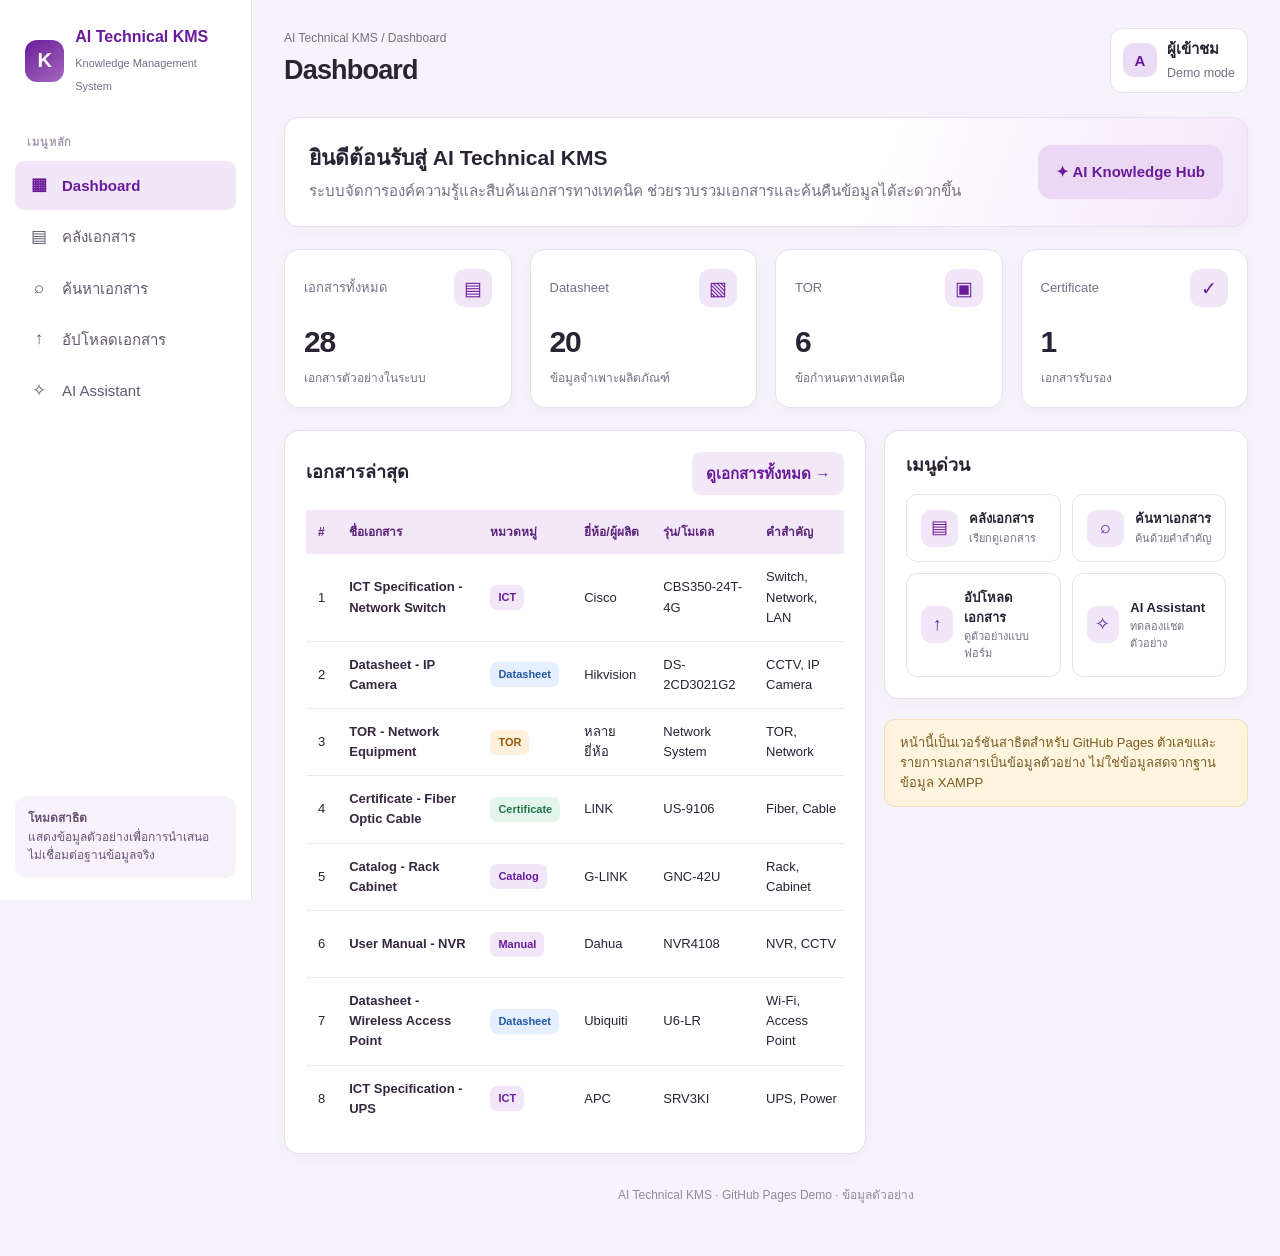
<file: index.html>
<!doctype html><html lang="th"><head><meta charset="utf-8"><meta http-equiv="refresh" content="0; url=dashboard.html"><meta name="viewport" content="width=device-width,initial-scale=1"><title>AI Technical KMS</title></head><body><p>กำลังเปิด <a href="dashboard.html">AI Technical KMS Dashboard</a>…</p></body></html>
</file>
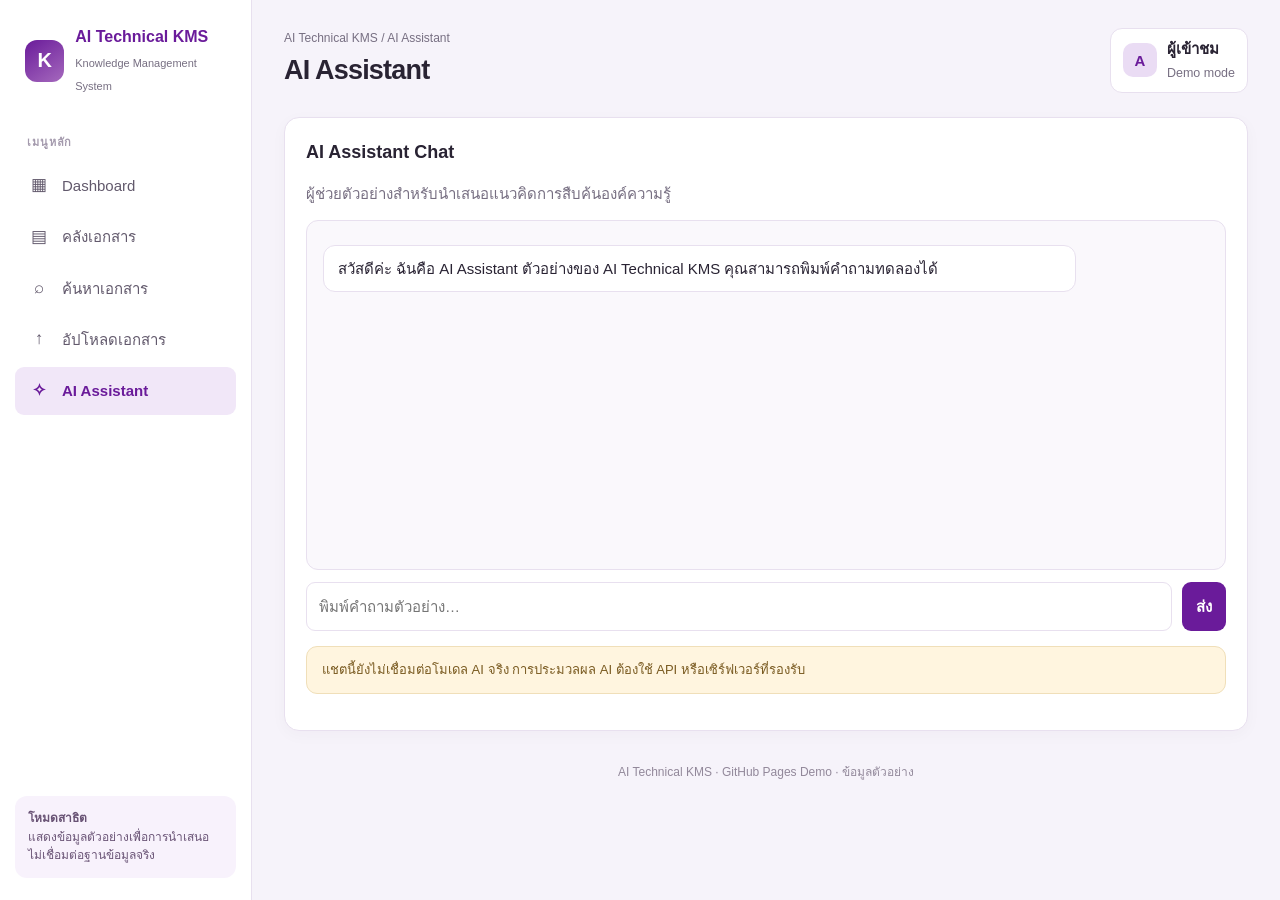
<file: chatbot.html>
<!doctype html><html lang="th"><head><meta charset="utf-8"><meta name="viewport" content="width=device-width,initial-scale=1"><title>AI Assistant | AI Technical KMS</title><link rel="stylesheet" href="assets/css/style.css"><script defer src="assets/js/app.js"></script></head><body><div class="layout"><aside class="sidebar"><a class="brand" href="dashboard.html"><span class="brand-mark">K</span><span><strong>AI Technical KMS</strong><small>Knowledge Management System</small></span></a><div class="nav-label">เมนูหลัก</div><nav class="nav"><a class="" href="dashboard.html"><span class="ico">▦</span>Dashboard</a><a class="" href="document-list.html"><span class="ico">▤</span>คลังเอกสาร</a><a class="" href="search.html"><span class="ico">⌕</span>ค้นหาเอกสาร</a><a class="" href="upload.html"><span class="ico">↑</span>อัปโหลดเอกสาร</a><a class="active" href="chatbot.html"><span class="ico">✧</span>AI Assistant</a></nav><div class="sidebar-note"><strong>โหมดสาธิต</strong><br>แสดงข้อมูลตัวอย่างเพื่อการนำเสนอ ไม่เชื่อมต่อฐานข้อมูลจริง</div></aside><main class="main"><div class="topbar"><div><div class="eyebrow">AI Technical KMS / AI Assistant</div><h1>AI Assistant</h1></div><div class="user-pill"><span class="avatar">A</span><span><strong>ผู้เข้าชม</strong><br><small class="muted">Demo mode</small></span></div></div><section class="panel"><h2>AI Assistant Chat</h2><p class="muted">ผู้ช่วยตัวอย่างสำหรับนำเสนอแนวคิดการสืบค้นองค์ความรู้</p><div class="chat" id="chatArea"><div class="bubble">สวัสดีค่ะ ฉันคือ AI Assistant ตัวอย่างของ AI Technical KMS คุณสามารถพิมพ์คำถามทดลองได้</div></div><form class="chat-compose" id="chatForm"><input id="chatInput" placeholder="พิมพ์คำถามตัวอย่าง…" required><button class="btn" type="submit">ส่ง</button></form><div class="notice">แชตนี้ยังไม่เชื่อมต่อโมเดล AI จริง การประมวลผล AI ต้องใช้ API หรือเซิร์ฟเวอร์ที่รองรับ</div></section><div class="footer">AI Technical KMS · GitHub Pages Demo · ข้อมูลตัวอย่าง</div></main></div></body></html>
</file>
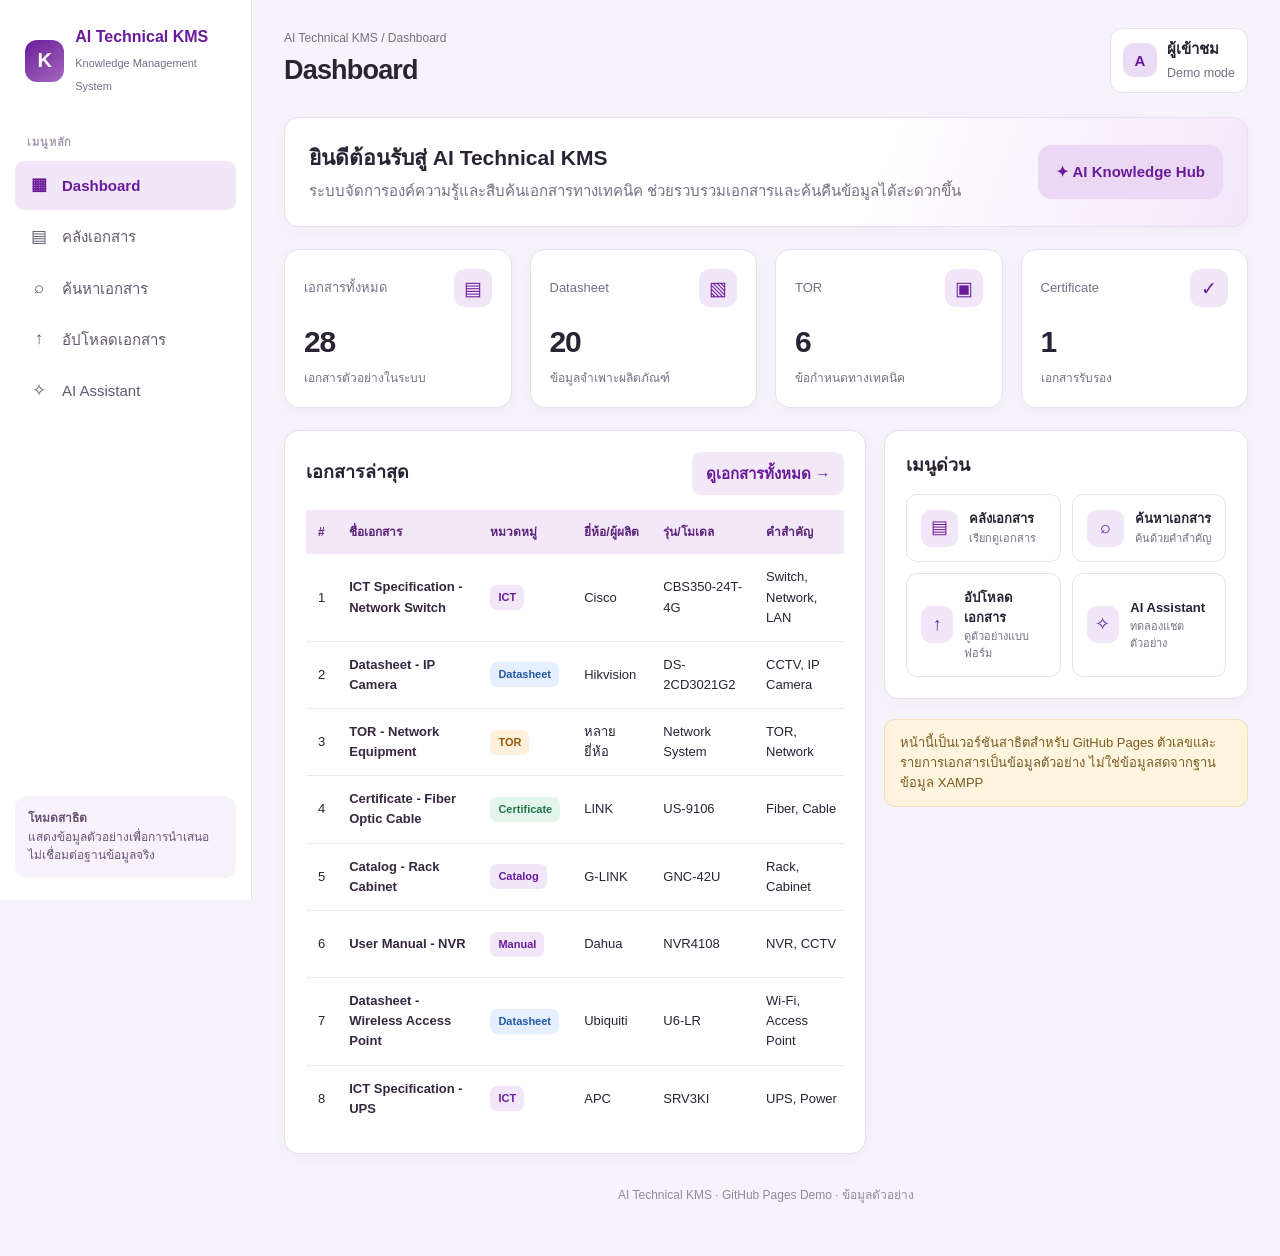
<file: dashboard.html>
<!doctype html><html lang="th"><head><meta charset="utf-8"><meta name="viewport" content="width=device-width,initial-scale=1"><title>Dashboard | AI Technical KMS</title><link rel="stylesheet" href="assets/css/style.css"><script defer src="assets/js/app.js"></script></head><body><div class="layout"><aside class="sidebar"><a class="brand" href="dashboard.html"><span class="brand-mark">K</span><span><strong>AI Technical KMS</strong><small>Knowledge Management System</small></span></a><div class="nav-label">เมนูหลัก</div><nav class="nav"><a class="active" href="dashboard.html"><span class="ico">▦</span>Dashboard</a><a class="" href="document-list.html"><span class="ico">▤</span>คลังเอกสาร</a><a class="" href="search.html"><span class="ico">⌕</span>ค้นหาเอกสาร</a><a class="" href="upload.html"><span class="ico">↑</span>อัปโหลดเอกสาร</a><a class="" href="chatbot.html"><span class="ico">✧</span>AI Assistant</a></nav><div class="sidebar-note"><strong>โหมดสาธิต</strong><br>แสดงข้อมูลตัวอย่างเพื่อการนำเสนอ ไม่เชื่อมต่อฐานข้อมูลจริง</div></aside><main class="main"><div class="topbar"><div><div class="eyebrow">AI Technical KMS / Dashboard</div><h1>Dashboard</h1></div><div class="user-pill"><span class="avatar">A</span><span><strong>ผู้เข้าชม</strong><br><small class="muted">Demo mode</small></span></div></div><section class="welcome"><div><h2>ยินดีต้อนรับสู่ AI Technical KMS</h2><p>ระบบจัดการองค์ความรู้และสืบค้นเอกสารทางเทคนิค ช่วยรวบรวมเอกสารและค้นคืนข้อมูลได้สะดวกขึ้น</p></div><div class="welcome-badge">✦ AI Knowledge Hub</div></section><section class="grid stats"><div class="stat"><div class="stat-head">เอกสารทั้งหมด <span class="stat-icon">▤</span></div><div class="stat-number">28</div><div class="stat-foot">เอกสารตัวอย่างในระบบ</div></div><div class="stat"><div class="stat-head">Datasheet <span class="stat-icon">▧</span></div><div class="stat-number">20</div><div class="stat-foot">ข้อมูลจำเพาะผลิตภัณฑ์</div></div><div class="stat"><div class="stat-head">TOR <span class="stat-icon">▣</span></div><div class="stat-number">6</div><div class="stat-foot">ข้อกำหนดทางเทคนิค</div></div><div class="stat"><div class="stat-head">Certificate <span class="stat-icon">✓</span></div><div class="stat-number">1</div><div class="stat-foot">เอกสารรับรอง</div></div></section><section class="grid columns"><div class="panel"><div class="panel-title"><h2>เอกสารล่าสุด</h2><a class="btn light" href="document-list.html">ดูเอกสารทั้งหมด →</a></div><div class="table-wrap"><table><thead><tr><th>#</th><th>ชื่อเอกสาร</th><th>หมวดหมู่</th><th>ยี่ห้อ/ผู้ผลิต</th><th>รุ่น/โมเดล</th><th>คำสำคัญ</th><th>วันที่</th><th>การทำงาน</th></tr></thead><tbody id="documentTable"></tbody></table></div></div><div><div class="panel"><div class="panel-title"><h2>เมนูด่วน</h2></div><div class="quick"><a href="document-list.html"><span class="quick-icon">▤</span><span><strong>คลังเอกสาร</strong><small>เรียกดูเอกสาร</small></span></a><a href="search.html"><span class="quick-icon">⌕</span><span><strong>ค้นหาเอกสาร</strong><small>ค้นด้วยคำสำคัญ</small></span></a><a href="upload.html"><span class="quick-icon">↑</span><span><strong>อัปโหลดเอกสาร</strong><small>ดูตัวอย่างแบบฟอร์ม</small></span></a><a href="chatbot.html"><span class="quick-icon">✧</span><span><strong>AI Assistant</strong><small>ทดลองแชตตัวอย่าง</small></span></a></div></div><div class="notice">หน้านี้เป็นเวอร์ชันสาธิตสำหรับ GitHub Pages ตัวเลขและรายการเอกสารเป็นข้อมูลตัวอย่าง ไม่ใช่ข้อมูลสดจากฐานข้อมูล XAMPP</div></div></section><div class="footer">AI Technical KMS · GitHub Pages Demo · ข้อมูลตัวอย่าง</div></main></div></body></html>
</file>
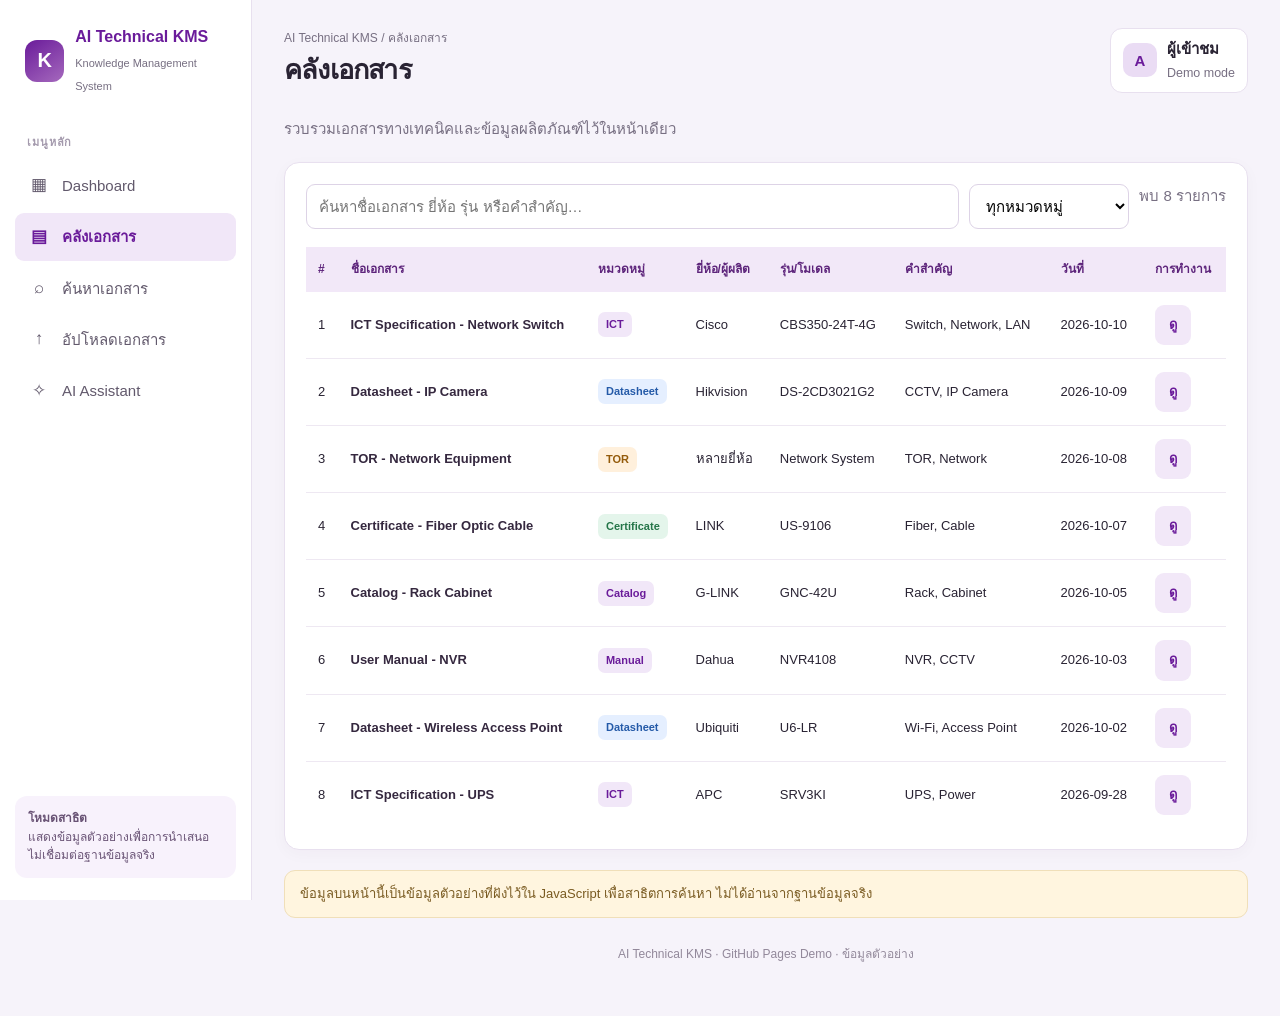
<file: document-list.html>
<!doctype html><html lang="th"><head><meta charset="utf-8"><meta name="viewport" content="width=device-width,initial-scale=1"><title>คลังเอกสาร | AI Technical KMS</title><link rel="stylesheet" href="assets/css/style.css"><script defer src="assets/js/app.js"></script></head><body><div class="layout"><aside class="sidebar"><a class="brand" href="dashboard.html"><span class="brand-mark">K</span><span><strong>AI Technical KMS</strong><small>Knowledge Management System</small></span></a><div class="nav-label">เมนูหลัก</div><nav class="nav"><a class="" href="dashboard.html"><span class="ico">▦</span>Dashboard</a><a class="active" href="document-list.html"><span class="ico">▤</span>คลังเอกสาร</a><a class="" href="search.html"><span class="ico">⌕</span>ค้นหาเอกสาร</a><a class="" href="upload.html"><span class="ico">↑</span>อัปโหลดเอกสาร</a><a class="" href="chatbot.html"><span class="ico">✧</span>AI Assistant</a></nav><div class="sidebar-note"><strong>โหมดสาธิต</strong><br>แสดงข้อมูลตัวอย่างเพื่อการนำเสนอ ไม่เชื่อมต่อฐานข้อมูลจริง</div></aside><main class="main"><div class="topbar"><div><div class="eyebrow">AI Technical KMS / คลังเอกสาร</div><h1>คลังเอกสาร</h1></div><div class="user-pill"><span class="avatar">A</span><span><strong>ผู้เข้าชม</strong><br><small class="muted">Demo mode</small></span></div></div><section class="page-intro"><p>รวบรวมเอกสารทางเทคนิคและข้อมูลผลิตภัณฑ์ไว้ในหน้าเดียว</p></section><section class="panel"><div class="searchbar"><input id="docSearch" placeholder="ค้นหาชื่อเอกสาร ยี่ห้อ รุ่น หรือคำสำคัญ…"><select id="categoryFilter"><option value="">ทุกหมวดหมู่</option><option>ICT</option><option>Datasheet</option><option>Catalog</option><option>Certificate</option><option>TOR</option><option>Manual</option></select><span class="muted" id="resultCount">รายการตัวอย่าง</span></div><div class="table-wrap"><table><thead><tr><th>#</th><th>ชื่อเอกสาร</th><th>หมวดหมู่</th><th>ยี่ห้อ/ผู้ผลิต</th><th>รุ่น/โมเดล</th><th>คำสำคัญ</th><th>วันที่</th><th>การทำงาน</th></tr></thead><tbody id="documentTable"></tbody></table></div></section><div class="notice">ข้อมูลบนหน้านี้เป็นข้อมูลตัวอย่างที่ฝังไว้ใน JavaScript เพื่อสาธิตการค้นหา ไม่ได้อ่านจากฐานข้อมูลจริง</div><div class="footer">AI Technical KMS · GitHub Pages Demo · ข้อมูลตัวอย่าง</div></main></div></body></html>
</file>
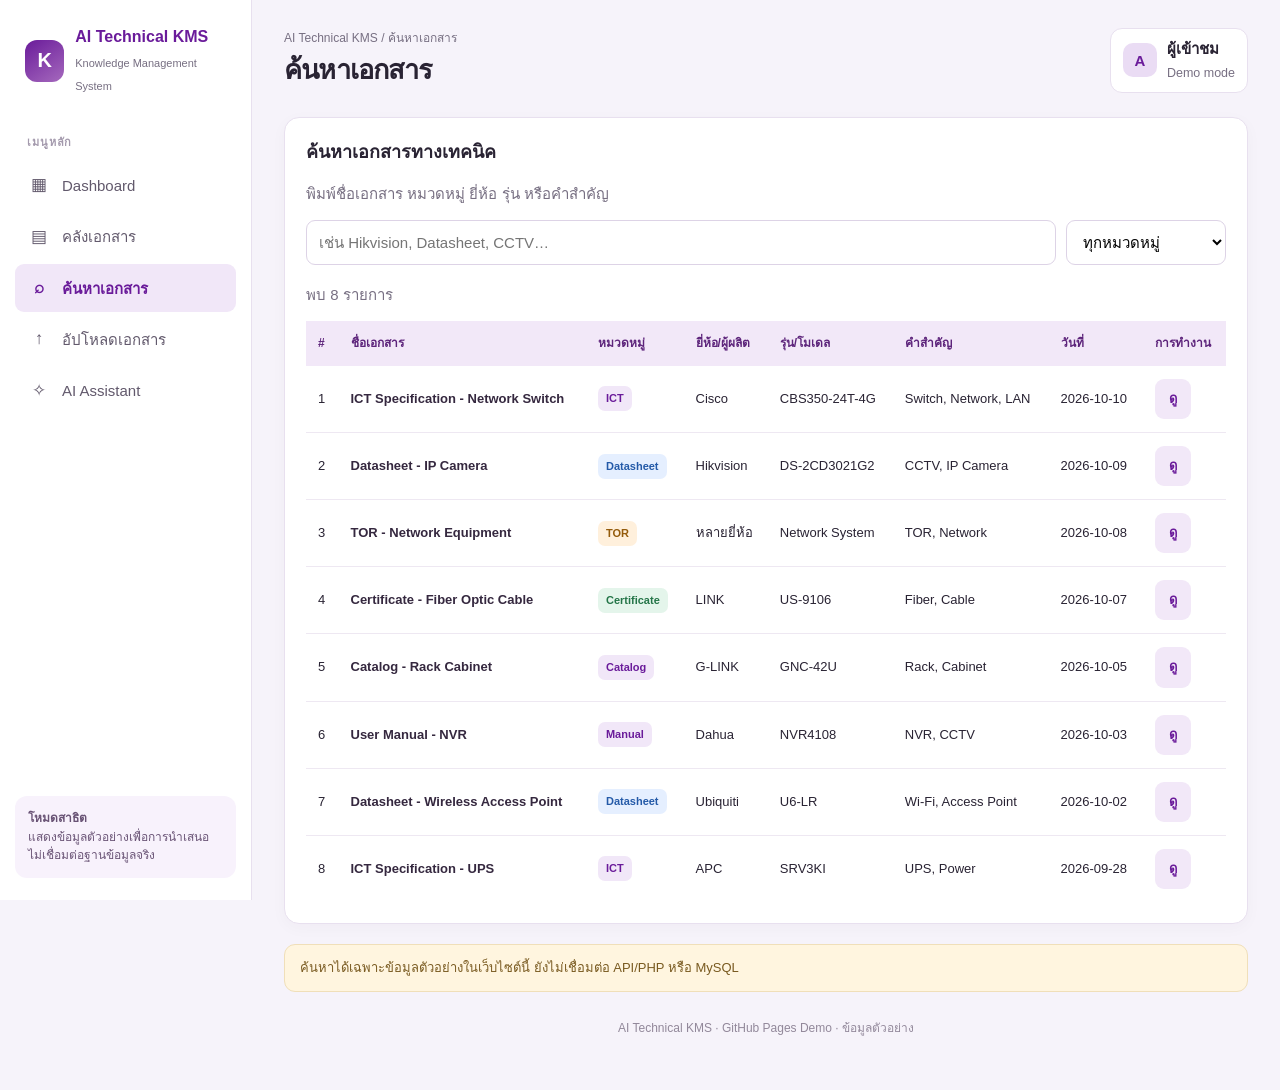
<file: search.html>
<!doctype html><html lang="th"><head><meta charset="utf-8"><meta name="viewport" content="width=device-width,initial-scale=1"><title>ค้นหาเอกสาร | AI Technical KMS</title><link rel="stylesheet" href="assets/css/style.css"><script defer src="assets/js/app.js"></script></head><body><div class="layout"><aside class="sidebar"><a class="brand" href="dashboard.html"><span class="brand-mark">K</span><span><strong>AI Technical KMS</strong><small>Knowledge Management System</small></span></a><div class="nav-label">เมนูหลัก</div><nav class="nav"><a class="" href="dashboard.html"><span class="ico">▦</span>Dashboard</a><a class="" href="document-list.html"><span class="ico">▤</span>คลังเอกสาร</a><a class="active" href="search.html"><span class="ico">⌕</span>ค้นหาเอกสาร</a><a class="" href="upload.html"><span class="ico">↑</span>อัปโหลดเอกสาร</a><a class="" href="chatbot.html"><span class="ico">✧</span>AI Assistant</a></nav><div class="sidebar-note"><strong>โหมดสาธิต</strong><br>แสดงข้อมูลตัวอย่างเพื่อการนำเสนอ ไม่เชื่อมต่อฐานข้อมูลจริง</div></aside><main class="main"><div class="topbar"><div><div class="eyebrow">AI Technical KMS / ค้นหาเอกสาร</div><h1>ค้นหาเอกสาร</h1></div><div class="user-pill"><span class="avatar">A</span><span><strong>ผู้เข้าชม</strong><br><small class="muted">Demo mode</small></span></div></div><section class="panel"><h2>ค้นหาเอกสารทางเทคนิค</h2><p class="muted">พิมพ์ชื่อเอกสาร หมวดหมู่ ยี่ห้อ รุ่น หรือคำสำคัญ</p><div class="searchbar"><input id="docSearch" placeholder="เช่น Hikvision, Datasheet, CCTV…"><select id="categoryFilter"><option value="">ทุกหมวดหมู่</option><option>ICT</option><option>Datasheet</option><option>Catalog</option><option>Certificate</option><option>TOR</option><option>Manual</option></select></div><p id="resultCount" class="muted"></p><div class="table-wrap"><table><thead><tr><th>#</th><th>ชื่อเอกสาร</th><th>หมวดหมู่</th><th>ยี่ห้อ/ผู้ผลิต</th><th>รุ่น/โมเดล</th><th>คำสำคัญ</th><th>วันที่</th><th>การทำงาน</th></tr></thead><tbody id="documentTable"></tbody></table></div></section><div class="notice">ค้นหาได้เฉพาะข้อมูลตัวอย่างในเว็บไซต์นี้ ยังไม่เชื่อมต่อ API/PHP หรือ MySQL</div><div class="footer">AI Technical KMS · GitHub Pages Demo · ข้อมูลตัวอย่าง</div></main></div></body></html>
</file>
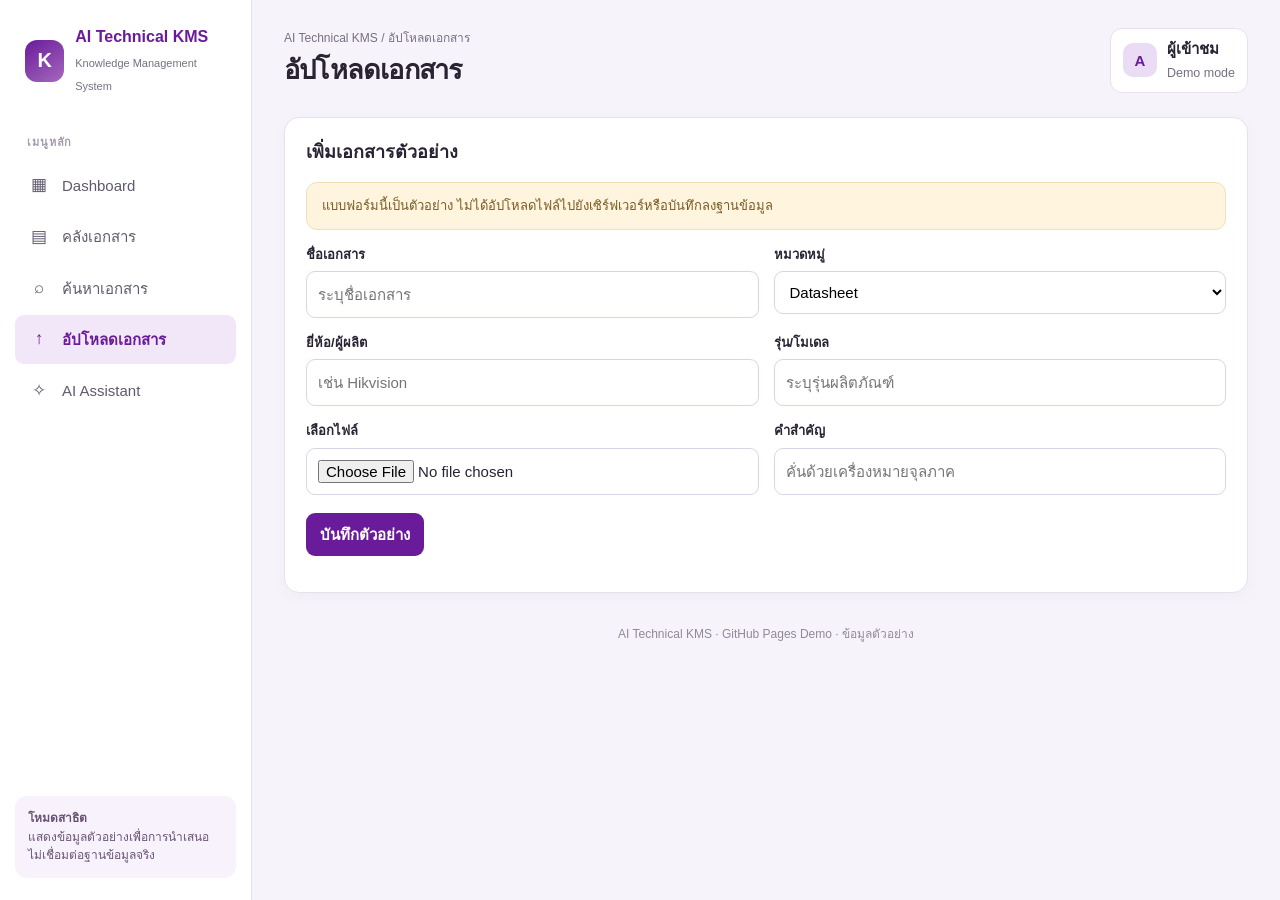
<file: upload.html>
<!doctype html><html lang="th"><head><meta charset="utf-8"><meta name="viewport" content="width=device-width,initial-scale=1"><title>อัปโหลดเอกสาร | AI Technical KMS</title><link rel="stylesheet" href="assets/css/style.css"><script defer src="assets/js/app.js"></script></head><body><div class="layout"><aside class="sidebar"><a class="brand" href="dashboard.html"><span class="brand-mark">K</span><span><strong>AI Technical KMS</strong><small>Knowledge Management System</small></span></a><div class="nav-label">เมนูหลัก</div><nav class="nav"><a class="" href="dashboard.html"><span class="ico">▦</span>Dashboard</a><a class="" href="document-list.html"><span class="ico">▤</span>คลังเอกสาร</a><a class="" href="search.html"><span class="ico">⌕</span>ค้นหาเอกสาร</a><a class="active" href="upload.html"><span class="ico">↑</span>อัปโหลดเอกสาร</a><a class="" href="chatbot.html"><span class="ico">✧</span>AI Assistant</a></nav><div class="sidebar-note"><strong>โหมดสาธิต</strong><br>แสดงข้อมูลตัวอย่างเพื่อการนำเสนอ ไม่เชื่อมต่อฐานข้อมูลจริง</div></aside><main class="main"><div class="topbar"><div><div class="eyebrow">AI Technical KMS / อัปโหลดเอกสาร</div><h1>อัปโหลดเอกสาร</h1></div><div class="user-pill"><span class="avatar">A</span><span><strong>ผู้เข้าชม</strong><br><small class="muted">Demo mode</small></span></div></div><section class="panel"><h2>เพิ่มเอกสารตัวอย่าง</h2><div class="notice">แบบฟอร์มนี้เป็นตัวอย่าง ไม่ได้อัปโหลดไฟล์ไปยังเซิร์ฟเวอร์หรือบันทึกลงฐานข้อมูล</div><form id="demoUpload"><div class="form-grid"><div class="field-group"><label>ชื่อเอกสาร</label><input required placeholder="ระบุชื่อเอกสาร"></div><div class="field-group"><label>หมวดหมู่</label><select class="field"><option>Datasheet</option><option>ICT</option><option>Catalog</option><option>Certificate</option><option>TOR</option><option>Manual</option></select></div><div class="field-group"><label>ยี่ห้อ/ผู้ผลิต</label><input placeholder="เช่น Hikvision"></div><div class="field-group"><label>รุ่น/โมเดล</label><input placeholder="ระบุรุ่นผลิตภัณฑ์"></div><div class="field-group"><label>เลือกไฟล์</label><input type="file" accept=".pdf,.doc,.docx,.xls,.xlsx,.txt"></div><div class="field-group"><label>คำสำคัญ</label><input placeholder="คั่นด้วยเครื่องหมายจุลภาค"></div></div><p style="margin-top:18px"><button class="btn" type="submit">บันทึกตัวอย่าง</button></p></form></section><div class="footer">AI Technical KMS · GitHub Pages Demo · ข้อมูลตัวอย่าง</div></main></div></body></html>
</file>
<file: assets/css/style.css>
:root{--purple:#6a1b9a;--purple2:#8e44ad;--bg:#f6f3fa;--ink:#292333;--muted:#776f82;--line:#e8e0ef;--card:#fff;--sidebar:252px}*{box-sizing:border-box}body{margin:0;background:var(--bg);color:var(--ink);font:15px/1.55 Inter,"Segoe UI",Tahoma,Arial,sans-serif}a{color:inherit;text-decoration:none}button,input,select,textarea{font:inherit}.layout{min-height:100vh}.sidebar{position:fixed;inset:0 auto 0 0;width:var(--sidebar);background:#fff;border-right:1px solid var(--line);padding:22px 15px;z-index:5;display:flex;flex-direction:column}.brand{display:flex;align-items:center;gap:11px;padding:3px 10px 25px}.brand-mark{width:42px;height:42px;border-radius:12px;background:linear-gradient(145deg,#6a1b9a,#a569bd);color:#fff;display:grid;place-items:center;font-weight:800;font-size:20px}.brand strong{display:block;font-size:16px;color:var(--purple)}.brand small{color:var(--muted);font-size:11px}.nav-label{font-size:11px;font-weight:700;letter-spacing:.08em;color:#a49aad;padding:13px 12px 7px}.nav a{display:flex;align-items:center;gap:12px;padding:11px 13px;border-radius:9px;color:#62596c;margin:3px 0}.nav a.active,.nav a:hover{background:#f1e7f8;color:var(--purple);font-weight:650}.nav .ico{width:22px;text-align:center;font-size:17px}.sidebar-note{margin-top:auto;background:#f8f2fc;border-radius:12px;padding:13px;color:#695375;font-size:12px}.main{margin-left:var(--sidebar);padding:28px 32px 40px;max-width:1600px}.topbar{display:flex;align-items:center;justify-content:space-between;gap:16px;margin-bottom:24px}.eyebrow{font-size:12px;color:var(--muted)}h1{font-size:27px;margin:3px 0 0;letter-spacing:-.03em}h2{font-size:18px;margin:0 0 14px}.user-pill{display:flex;align-items:center;gap:10px;background:#fff;border:1px solid var(--line);padding:8px 12px;border-radius:12px}.avatar{display:grid;place-items:center;width:34px;height:34px;border-radius:10px;background:#eadcf4;color:var(--purple);font-weight:700}.muted{color:var(--muted)}.grid{display:grid;gap:18px}.stats{grid-template-columns:repeat(4,minmax(0,1fr));margin-bottom:22px}.stat,.panel,.welcome{background:var(--card);border:1px solid var(--line);border-radius:15px;box-shadow:0 4px 16px #32204408}.stat{padding:19px}.stat-head{display:flex;justify-content:space-between;align-items:center;color:var(--muted);font-size:13px}.stat-icon{display:grid;place-items:center;width:38px;height:38px;border-radius:11px;background:#f1e6f8;color:var(--purple);font-size:19px}.stat-number{font-size:30px;font-weight:750;margin-top:12px;letter-spacing:-.04em}.stat-foot{font-size:12px;color:var(--muted);margin-top:3px}.welcome{padding:24px;background:linear-gradient(110deg,#fff 60%,#f3e7fa);margin-bottom:22px;display:flex;justify-content:space-between;align-items:center;gap:20px}.welcome h2{font-size:21px;margin-bottom:5px}.welcome p{margin:0;color:var(--muted);max-width:680px}.welcome-badge{border-radius:14px;background:#ead8f5;color:var(--purple);padding:15px 18px;font-weight:700;white-space:nowrap}.columns{grid-template-columns:minmax(0,1.6fr) minmax(280px,1fr)}.panel{padding:21px;margin-bottom:20px}.panel-title{display:flex;align-items:center;justify-content:space-between;gap:10px;margin-bottom:15px}.panel-title h2{margin:0}.btn{display:inline-flex;align-items:center;justify-content:center;gap:7px;border:0;border-radius:9px;padding:10px 14px;background:var(--purple);color:#fff;cursor:pointer;font-weight:600}.btn:hover{background:#521579}.btn.light{background:#f2e8f8;color:var(--purple)}.btn.outline{background:#fff;border:1px solid var(--line);color:var(--ink)}.quick{display:grid;grid-template-columns:repeat(2,minmax(0,1fr));gap:11px}.quick a{border:1px solid var(--line);border-radius:11px;padding:14px;display:flex;align-items:center;gap:11px}.quick a:hover{border-color:#c9a9dc;background:#fcf8ff}.quick-icon{width:37px;height:37px;display:grid;place-items:center;border-radius:10px;background:#f2e7f8;color:var(--purple);font-size:18px}.quick strong{display:block;font-size:13px}.quick small{display:block;color:var(--muted);font-size:11px}.table-wrap{overflow:auto}table{border-collapse:collapse;width:100%;min-width:690px}th{background:#f2e8f8;color:#5d247b;text-align:left;font-size:12px;font-weight:700;padding:13px 12px;white-space:nowrap}td{padding:13px 12px;border-bottom:1px solid #eee8f2;font-size:13px;vertical-align:middle}tr:last-child td{border-bottom:0}.docname{font-weight:650;color:#35283f}.tag{display:inline-block;border-radius:7px;padding:4px 8px;font-size:11px;font-weight:650;background:#f1e7f8;color:#6a1b9a;white-space:nowrap}.tag.green{background:#e4f5eb;color:#247548}.tag.orange{background:#fff0dc;color:#945b0b}.tag.blue{background:#e5efff;color:#245aa8}.searchbar{display:flex;gap:10px;flex-wrap:wrap;margin-bottom:18px}.searchbar input,.searchbar select,.field{background:#fff;border:1px solid #ddd3e6;border-radius:9px;padding:10px 12px;min-width:160px;outline-color:#b88bd0}.searchbar input{flex:1}.page-intro{margin-bottom:22px}.page-intro p{color:var(--muted);margin:5px 0}.empty{padding:35px;text-align:center;color:var(--muted)}.form-grid{display:grid;grid-template-columns:repeat(2,minmax(0,1fr));gap:15px}.field-group label{display:block;font-size:13px;font-weight:650;margin-bottom:6px}.field-group input,.field-group select,.field-group textarea{width:100%;border:1px solid #ddd3e6;border-radius:9px;padding:11px;background:#fff}.field-group textarea{min-height:110px}.notice{background:#fff5df;border:1px solid #f0dfb9;border-radius:11px;padding:13px 15px;color:#795a20;font-size:13px;margin:15px 0}.chat{height:350px;overflow:auto;background:#faf8fc;border:1px solid var(--line);border-radius:12px;padding:16px;margin-bottom:12px}.bubble{padding:11px 14px;border-radius:12px;margin:8px 0;max-width:85%;background:#fff;border:1px solid var(--line)}.bubble.user{margin-left:auto;background:#efe2f7;border-color:#e3d1ef}.chat-compose{display:flex;gap:10px}.chat-compose input{flex:1;min-width:0;border:1px solid var(--line);border-radius:9px;padding:12px}.footer{font-size:12px;color:#92889a;text-align:center;padding:12px}.mobile-toggle{display:none}@media(max-width:1050px){:root{--sidebar:220px}.main{padding:24px 20px}.stats{grid-template-columns:repeat(2,minmax(0,1fr))}.columns{grid-template-columns:1fr}}@media(max-width:700px){.sidebar{position:static;width:auto;height:auto;padding:12px}.brand{padding-bottom:8px}.nav{display:flex;overflow:auto;gap:4px}.nav-label,.sidebar-note{display:none}.nav a{white-space:nowrap;padding:9px}.main{margin-left:0;padding:18px 13px}.topbar{align-items:flex-start}.user-pill{display:none}h1{font-size:23px}.stats{gap:10px}.stat{padding:13px}.stat-number{font-size:25px}.welcome{align-items:flex-start;flex-direction:column}.welcome-badge{white-space:normal}.quick{grid-template-columns:1fr}.form-grid{grid-template-columns:1fr}}
</file>
